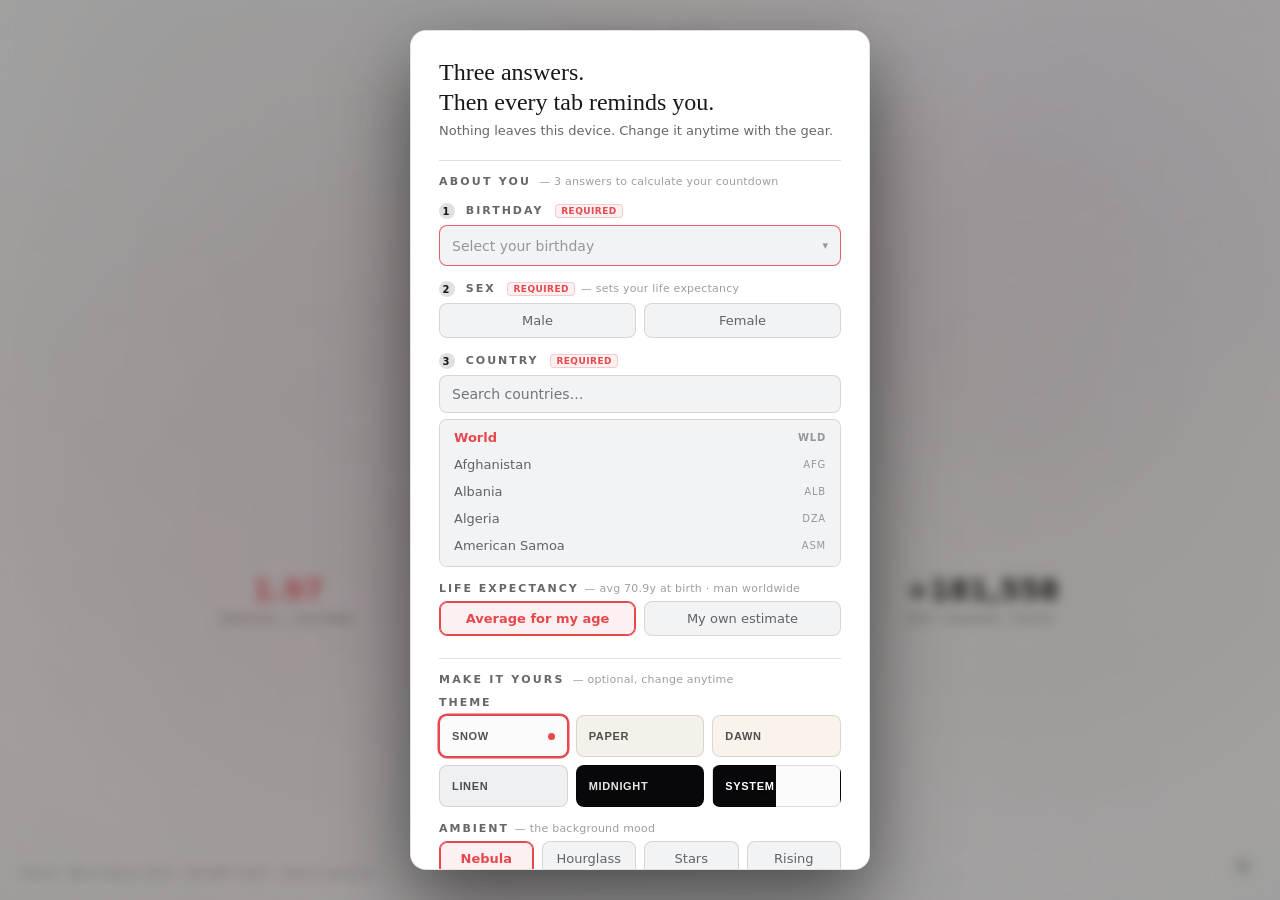
<file: newtab.html>
<!doctype html>
<html lang="en">
<head>
  <meta charset="utf-8">
  <meta name="viewport" content="width=device-width, initial-scale=1">
  <meta name="theme-color" id="theme-color-meta" content="#fbfbfc">
  <title>New Tab — Memento</title>
  <link rel="stylesheet" href="css/newtab.css">
</head>
<body data-theme="snow">
  <div class="bgimg" id="bgimg" aria-hidden="true"></div>
  <canvas id="ambient" aria-hidden="true"></canvas>
  <div class="grain" aria-hidden="true"></div>

  <main class="page" id="page">
    <p class="brand">MEMENTO&nbsp;MORI</p>

    <nav class="shortcuts" id="shortcuts" aria-label="Shortcuts">
      <div class="sc-row" id="sc-row"></div>
      <div class="sc-pop" id="sc-pop" hidden>
        <label class="sc-lab" for="sc-name">Name</label>
        <input type="text" id="sc-name" class="field" placeholder="e.g. GitHub"
               autocomplete="off" spellcheck="false" maxlength="24">
        <label class="sc-lab" for="sc-url">URL</label>
        <input type="text" id="sc-url" class="field" placeholder="e.g. github.com"
               autocomplete="off" spellcheck="false">
        <p class="sc-err" id="sc-err" role="alert"></p>
        <div class="sc-pop-btns">
          <button type="button" class="btn-ghost" id="sc-cancel">Cancel</button>
          <button type="button" class="save sc-save" id="sc-save">Add</button>
        </div>
      </div>
    </nav>

    <section class="hero" id="hero">
      <div class="count">
        <span class="days num" id="days-left">—</span>
        <span class="days-label" id="days-label">days left</span>
      </div>
      <div class="hms num" id="hms">--:--:--</div>
      <p class="le-note" id="le-note"></p>
      <div class="daybar" id="daybar" hidden>
        <div class="daybar-track" title="Share of today already spent">
          <div class="daybar-fill" id="daybar-fill"></div>
        </div>
        <p class="daybar-label" id="daybar-label">today · 0% spent</p>
      </div>
      <p class="oneliner" id="oneliner"></p>
    </section>

    <section class="lived" id="lived" hidden>
      <p class="lived-line">
        <span class="num" id="alt-days"></span><span class="dot" id="alt-dot">·</span><span class="num" id="days-lived">0</span> days lived
        <span class="dot">·</span>
        <span class="num" id="secs-lived">0</span> seconds
      </p>
      <div class="progress" title="Share of your expected life already lived">
        <div class="progress-fill" id="progress-fill"></div>
      </div>
    </section>

    <section class="rates-block">
      <div class="rates-scope">
        <button type="button" class="scope-pill" id="scope-btn" title="Switch these numbers between your country and the world"></button>
      </div>
      <section class="rates" id="rates">
        <div class="rate">
          <span class="rate-value num red" id="deaths-sec">—</span>
          <span class="rate-label">deaths / second</span>
        </div>
        <div class="rate">
          <span class="rate-value num" id="births-today">—</span>
          <span class="rate-label">births today</span>
        </div>
        <div class="rate">
          <span class="rate-value num red" id="deaths-today">—</span>
          <span class="rate-label">deaths today</span>
        </div>
        <div class="rate">
          <span class="rate-value num" id="net-today">—</span>
          <span class="rate-label">net change today</span>
        </div>
      </section>
    </section>
  </main>

  <p class="badge" id="data-badge">World Bank · loading…</p>
  <button class="gear" id="gear" title="Settings" aria-label="Settings">&#9881;</button>

  <div class="backdrop" id="modal-backdrop" hidden>
    <div class="modal" role="dialog" aria-modal="true" aria-labelledby="modal-title">
      <button type="button" class="modal-close" id="modal-close" title="Close" aria-label="Close settings" hidden>&#10005;</button>
      <h1 id="modal-title">Three answers.<br>Then every tab reminds you.</h1>
      <p class="modal-sub">Nothing leaves this device. Change it anytime with the gear.</p>

      <h2 class="section-title">About you <span class="hint">— 3 answers to calculate your countdown</span></h2>
      <label class="field-label" for="f-birthday"><span class="step-num">1</span> Birthday <span class="req-badge">Required</span></label>
      <div class="cal-wrap" id="cal-wrap">
        <button type="button" class="field cal-field placeholder" id="f-birthday">Select your birthday</button>
        <div class="cal" id="cal" hidden>
          <div class="cal-head" id="cal-head">
            <button type="button" class="cal-nav wide" id="cal-prevy" title="Previous year">&#171;</button>
            <button type="button" class="cal-nav" id="cal-prev" title="Previous month">&#8249;</button>
            <span class="cal-title" id="cal-title">
              <button type="button" class="cal-title-btn" id="cal-title-m" title="Pick the month from a list"></button>
              <button type="button" class="cal-title-btn" id="cal-title-y" title="Pick the year from a list"></button>
            </span>
            <button type="button" class="cal-nav" id="cal-next" title="Next month">&#8250;</button>
            <button type="button" class="cal-nav wide" id="cal-nexty" title="Next year">&#187;</button>
          </div>
          <div class="cal-head" id="cal-pick-head" hidden>
            <button type="button" class="cal-nav" id="cal-pick-back" title="Back to the month grid">&#8249;</button>
            <span class="cal-title" id="cal-pick-title"></span>
          </div>
          <div class="cal-grid cal-week" id="cal-week">
            <span>Su</span><span>Mo</span><span>Tu</span><span>We</span><span>Th</span><span>Fr</span><span>Sa</span>
          </div>
          <div class="cal-grid" id="cal-days"></div>
          <div class="cal-picker cal-months" id="cal-months" hidden></div>
          <div class="cal-picker cal-years" id="cal-years" hidden></div>
        </div>
      </div>

      <span class="field-label"><span class="step-num">2</span> Sex <span class="req-badge">Required</span> <span class="hint">— sets your life expectancy</span></span>
      <div class="segmented" id="f-sex">
        <button type="button" data-sex="male">Male</button>
        <button type="button" data-sex="female">Female</button>
      </div>

      <label class="field-label" for="f-country"><span class="step-num">3</span> Country <span class="req-badge">Required</span></label>
      <input type="text" id="f-country" class="field" placeholder="Search countries…" autocomplete="off" spellcheck="false">
      <ul class="country-list" id="country-list" role="listbox" aria-label="Country"></ul>

      <span class="field-label">Life expectancy <span class="hint" id="le-auto-hint"></span></span>
      <div class="segmented" id="f-le">
        <button type="button" data-le="auto">Average for my age</button>
        <button type="button" data-le="custom">My own estimate</button>
      </div>
      <input type="number" id="f-le-years" class="field le-input" min="20" max="120" step="0.5"
             inputmode="decimal" placeholder="e.g. 80" hidden>

      <h2 class="section-title">Make it yours <span class="hint">— optional, change anytime</span></h2>

      <span class="field-label" style="margin-top:10px">Theme</span>
      <div class="swatches" id="f-theme">
        <button type="button" data-theme-swatch="snow" title="Snow — clean light"><span class="swatch-name">Snow</span></button>
        <button type="button" data-theme-swatch="paper" title="Paper — warm ivory light"><span class="swatch-name">Paper</span></button>
        <button type="button" data-theme-swatch="dawn" title="Dawn — soft peach light"><span class="swatch-name">Dawn</span></button>
        <button type="button" data-theme-swatch="linen" title="Linen — cool gray-blue light"><span class="swatch-name">Linen</span></button>
        <button type="button" data-theme-swatch="midnight" title="Midnight — near-black dark"><span class="swatch-name">Midnight</span></button>
        <button type="button" data-theme-swatch="system" title="System — follows your device's light or dark mode"><span class="swatch-name">System</span></button>
      </div>

      <span class="field-label">Ambient <span class="hint">— the background mood</span></span>
      <div class="segmented wrap" id="f-ambient">
        <button type="button" data-ambient="nebula" title="Nebula — luminous clouds drifting across the whole screen">Nebula</button>
        <button type="button" data-ambient="hourglass" title="Hourglass — the day drains away as falling red sand">Hourglass</button>
        <button type="button" data-ambient="stars" title="Stars — a drifting starfield that leans with your cursor">Stars</button>
        <button type="button" data-ambient="tide" title="The Rising — a dark tide rises through the day">Rising</button>
        <button type="button" data-ambient="embers" title="Embers — a slow drift of glowing embers and falling ash">Embers</button>
        <button type="button" data-ambient="pulse" title="Last pulse — a heartbeat trace that occasionally flatlines">Pulse</button>
        <button type="button" data-ambient="none" title="Still — no animation">None</button>
      </div>

      <span class="field-label">Big number <span class="hint">— what the hero counts</span></span>
      <div class="segmented" id="f-hero">
        <button type="button" data-hero="days-left">Days left</button>
        <button type="button" data-hero="deaths-country">Country deaths</button>
        <button type="button" data-hero="deaths-world">World deaths</button>
      </div>

      <div class="field-row-2">
        <div class="field-col">
          <span class="field-label">Bottom numbers <span class="hint">— scope</span></span>
          <div class="segmented" id="f-scope">
            <button type="button" data-scope="country">My country</button>
            <button type="button" data-scope="world">World</button>
          </div>
        </div>
        <div class="field-col">
          <span class="field-label">Day bar <span class="hint">— live bar</span></span>
          <div class="segmented" id="f-daybar">
            <button type="button" data-daybar="on">Show</button>
            <button type="button" data-daybar="off">Hide</button>
          </div>
        </div>
      </div>

      <span class="field-label">Background image</span>
      <div class="bg-row">
        <button type="button" class="field" id="f-bg-upload">Upload from this device…</button>
        <button type="button" class="btn-ghost" id="f-bg-remove" hidden>Remove</button>
      </div>
      <input type="file" id="f-bg-file" accept="image/*" hidden>

      <button class="save" id="save" disabled>Start counting</button>
      <p class="save-hint" id="save-hint">Complete the 3 required answers above to begin.</p>
      <p class="fineprint">UN life tables &amp; World Bank rates · approximate — a warning sign, not a diagnosis.</p>
    </div>
  </div>

  <script src="js/stats.js"></script>
  <script src="js/baseline.js"></script>
  <script src="js/lifetables.js"></script>
  <script src="js/api.js"></script>
  <script src="js/ambient.js"></script>
  <script src="js/app.js"></script>
</body>
</html>
</file>
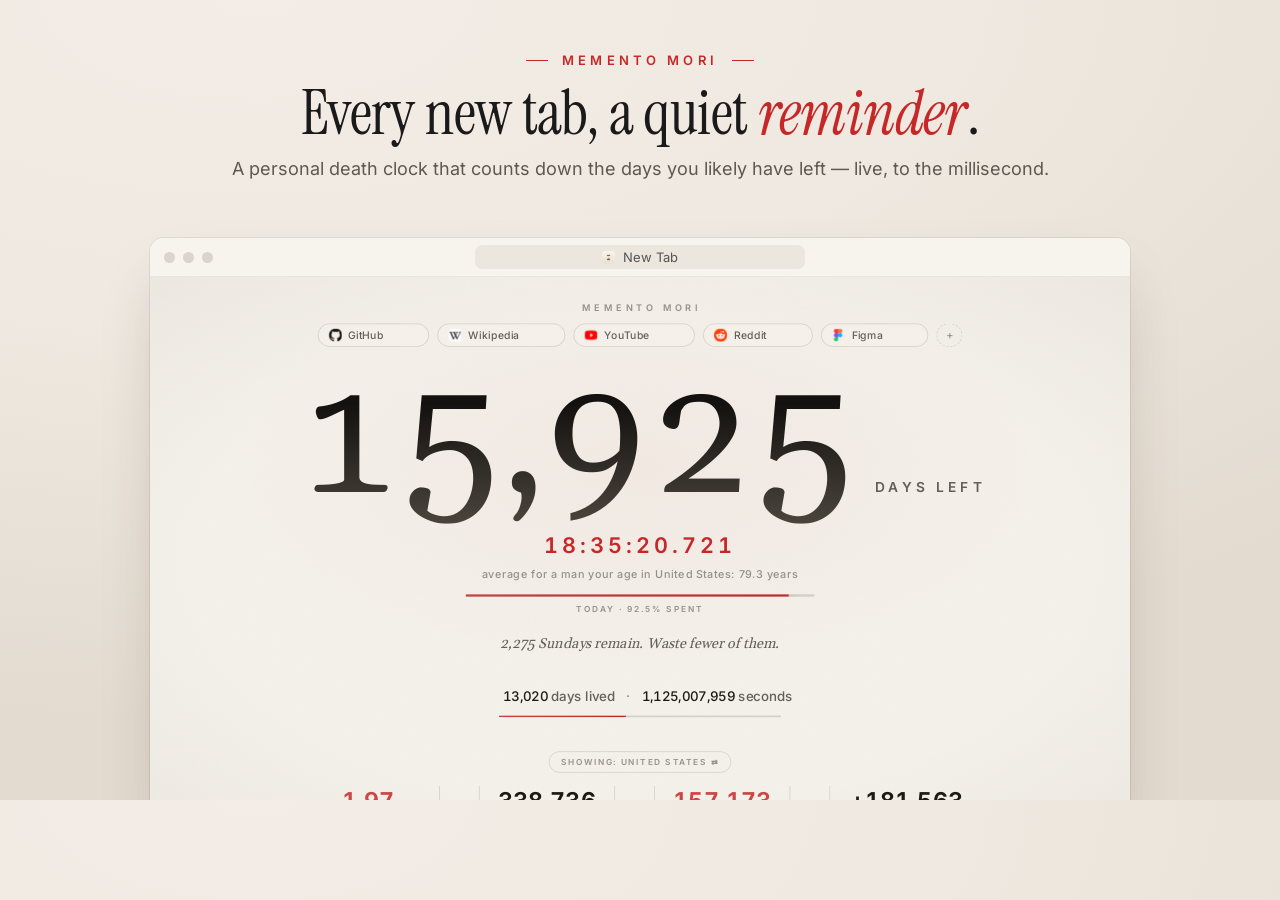
<file: tools/store/listing.html>
<!doctype html>
<!--
  Template for the Chrome Web Store screenshots, store/listing/0N-*.png.
  ?n=1..5 picks the layout. Shots 1, 2 and 4 frame the real newtab.html in
  an iframe; 3 and 5 show crops of the real settings modal
  (site/assets/customize.webp, tools/store/setup.webp). Shortcut favicons
  and the site's fonts are injected by tools/store/decorate.js.
  Regenerate with: node tools/screenshots.js
-->
<html lang="en">
<head>
<meta charset="utf-8">
<style>
  @font-face { font-family: 'Instrument Serif'; src: url(../../site/fonts/instrument-serif.woff2) format('woff2'); }
  @font-face { font-family: 'Instrument Serif'; font-style: italic; src: url(../../site/fonts/instrument-serif-italic.woff2) format('woff2'); }
  @font-face { font-family: 'Inter'; src: url(../../site/fonts/inter.woff2) format('woff2'); font-weight: 100 900; }
  :root { --ink: #1a1a1a; --muted: #5d5850; --red: #c62828; }
  html, body { margin: 0; width: 1280px; height: 800px; overflow: hidden; }
  body {
    position: relative;
    background: radial-gradient(120% 90% at 20% 0%, #f4ece6 0%, #efe9e1 45%, #e3dbd0 100%);
    font-family: Inter, system-ui, sans-serif;
    color: var(--ink);
  }
  .eyebrow { display: flex; align-items: center; gap: 14px; color: var(--red);
    font-size: 13px; font-weight: 600; letter-spacing: .32em; text-transform: uppercase; }
  .eyebrow::before, .center .eyebrow::after { content: ''; width: 22px; height: 1px; background: var(--red); }
  h1 { font-family: 'Instrument Serif', Georgia, serif; font-weight: 400;
    font-size: 66px; line-height: 1.02; letter-spacing: -.01em; margin: 18px 0 16px; }
  h1 em { color: var(--red); }
  .sub { color: var(--muted); font-size: 18px; line-height: 1.55; margin: 0 0 30px; }
  ul { list-style: none; margin: 0; padding: 0; display: grid; gap: 20px; }
  li { display: grid; grid-template-columns: 20px 1fr; column-gap: 10px; }
  li::before { content: ''; width: 14px; height: 14px; margin-top: 3px; border-radius: 50%;
    border: 1.5px solid var(--red);
    background: radial-gradient(circle, var(--red) 0 2.5px, transparent 3px); }
  b { font-size: 17px; font-weight: 600; }
  li span { grid-column: 2; color: var(--muted); font-size: 15px; line-height: 1.45; margin-top: 4px; }

  .center { position: absolute; left: 0; right: 0; top: 52px; text-align: center; }
  .center .eyebrow { justify-content: center; }
  .center h1 { font-size: 62px; margin: 14px 0 10px; }
  .center .sub { margin: 0; }
  .side { position: absolute; left: 72px; top: 50%; transform: translateY(-50%); width: 470px; }

  .shadow { box-shadow: 0 1px 0 rgba(0,0,0,.04), 0 30px 60px -20px rgba(60,40,20,.28), 0 0 0 1px rgba(0,0,0,.07); }
  .browser { position: absolute; overflow: hidden; border-radius: 14px; background: #f3efe8; }
  .browser .bar { height: 38px; display: flex; align-items: center; gap: 8px; padding: 0 14px;
    background: #f7f4ee; border-bottom: 1px solid rgba(0,0,0,.06); position: relative; }
  .browser .bar i { width: 11px; height: 11px; border-radius: 50%; background: #d9d4cc; }
  .browser .tab { position: absolute; left: 50%; transform: translateX(-50%); width: 330px; height: 24px;
    border-radius: 7px; background: #ebe6de; display: flex; align-items: center; justify-content: center;
    gap: 8px; font-size: 13px; color: #555; }
  .browser .tab img { width: 13px; height: 13px; }
  .browser iframe { display: block; border: 0; transform-origin: 0 0; }
  .card { position: absolute; border-radius: 18px; background: #fdfcf8 center / 100% auto no-repeat; }
</style>
</head>
<body>
<script src="decorate.js"></script>
<script>
  var n = Number(new URLSearchParams(location.search).get('n')) || 1;
  var NEWTAB = '../../newtab.html';
  var SHORTCUTS = 'GitHub|github.com,Wikipedia|wikipedia.org,YouTube|youtube.com,Reddit|reddit.com,Figma|figma.com';
  var ME = 'birthday=1991-04-12&sex=male&country=USA&theme=paper';

  function bullets(items) {
    return '<ul>' + items.map(function (it) {
      return '<li><b>' + it[0] + '</b><span>' + it[1] + '</span></li>';
    }).join('') + '</ul>';
  }

  // A browser window around the live new tab. w/h are the frame's size on the
  // canvas; vw/vh are the page's own viewport (scaled to fit the frame's
  // width; a taller page is cropped by the frame, as if scrolled to the top).
  function browser(opts) {
    var scale = opts.w / opts.vw;
    var bar = opts.bar === false ? '' :
      '<div class="bar"><i></i><i></i><i></i><div class="tab"><img src="../../icons/icon16.png" alt="">New Tab</div></div>';
    var barH = opts.bar === false ? 0 : 38;
    var vh = opts.vh || Math.ceil((opts.h - barH) / scale);
    return '<div class="browser shadow" style="left:' + opts.x + 'px;top:' + opts.y + 'px;width:' + opts.w +
      'px;height:' + opts.h + 'px">' + bar + '<iframe id="tab" src="' + NEWTAB + '?' + opts.q +
      '" style="width:' + opts.vw + 'px;height:' + vh + 'px;transform:scale(' + scale + ')"></iframe></div>';
  }

  var html = {
    1: '<div class="center"><div class="eyebrow">Memento mori</div>' +
       '<h1>Every new tab, a quiet <em>reminder</em>.</h1>' +
       '<p class="sub">A personal death clock that counts down the days you likely have left — live, to the millisecond.</p></div>' +
       browser({ x: 150, y: 238, w: 980, h: 600, vw: 1180, vh: 820, q: ME + '&ambient=none&shortcuts=' + SHORTCUTS }),
    2: '<div class="side" style="width:400px"><div class="eyebrow">Real-time death rate</div>' +
       '<h1>The world’s pulse,<br><em>live</em>.</h1>' +
       '<p class="sub">Births, deaths and net population change since midnight — ticking up in real time.</p>' +
       bullets([
         ['≈ 2 deaths every second', 'Worldwide, extrapolated from World Bank crude rates'],
         ['Your country or the world', '217 countries — switch with a single click'],
         ['Make it the big number', 'Put today’s deaths front and center instead of your days left'],
       ]) + '</div>' +
       browser({ x: 506, y: 96, w: 860, h: 600, vw: 1180, vh: 800, q: ME + '&ambient=pulse&hero=deaths-world&scope=world' }),
    3: '<div class="card shadow" style="left:104px;top:98px;width:460px;height:604px;background-image:url(../../site/assets/customize.webp)"></div>' +
       '<div class="side" style="left:656px;width:560px"><div class="eyebrow">Customize</div>' +
       '<h1 style="font-size:74px">Make it <em>yours</em>.</h1>' +
       '<p class="sub">Every option previews live — dismiss and it reverts.</p>' +
       bullets([
         ['Five themes, or follow your system', 'Snow, Paper, Dawn, Linen and Midnight'],
         ['Ambient moods', 'Drifting nebula, falling sand, stars, a rising tide, embers or a heartbeat'],
         ['Choose the big number', 'Days left, deaths in your country, or deaths worldwide'],
         ['Your own background', 'Any photo from your device — resized and kept locally'],
       ]) + '</div>',
    4: '<div class="center"><div class="eyebrow">Shortcuts</div>' +
       '<h1>Your favorite sites, <em>one click</em> away.</h1>' +
       '<p class="sub">Pin up to 12 shortcuts under the countdown — icons from Chrome’s own cache, the sites are never contacted.</p></div>' +
       browser({ x: 70, y: 238, w: 1140, h: 518, vw: 912, vh: 760, bar: false, q: ME + '&ambient=none&shortcuts=' + SHORTCUTS }),
    5: '<div class="side" style="width:560px"><div class="eyebrow">Private by design</div>' +
       '<h1>Three answers.<br><em>That’s the whole setup.</em></h1>' +
       '<p class="sub">Birthday, sex and country set your life expectancy — the average for someone your age — or use your own estimate.</p>' +
       bullets([
         ['Nothing leaves your device', 'Stored locally in Chrome — no account, no sign-up, no tracking'],
         ['Open data, works offline', 'UN life tables built in; World Bank rates cached for a week'],
         ['Approximate by design', 'A warning sign, not a diagnosis'],
       ]) + '</div>' +
       '<div class="card shadow" style="left:690px;top:50%;transform:translateY(-50%);width:460px;overflow:hidden">' +
       '<img src="setup.webp" alt="" style="display:block;width:100%"></div>',
  }[n];
  document.write(html);

  // Inside the framed new tab: favicons and the site's fonts (decorate.js)
  // and, for shot 4, the add-shortcut popover mid-entry.
  var frame = document.getElementById('tab');
  window.ready = !frame;
  if (frame) frame.addEventListener('load', function () {
    var w = frame.contentWindow, d = frame.contentDocument;
    setTimeout(async function () {
      await window.MementoDecorate(d, { fonts: true });
      if (n === 4) {
        d.querySelector('.sc-add').click();
        d.getElementById('sc-name').value = 'Hacker News';
        var url = d.getElementById('sc-url');
        url.value = 'news.ycombinator.com';
        url.focus();
      }
      setTimeout(function () { window.ready = true; }, 300);
    }, 400);
  });
</script>
</body>
</html>
</file>
<file: css/newtab.css>
/* Memento — themeable, vignette + grain, red accent on the countdown.
   Themes (body[data-theme]): snow (default, light) · paper · dawn · linen · midnight (dark).
   The "system" picker value resolves to snow or midnight from prefers-color-scheme (app.js). */

/* ---------- themes ---------- */

:root,
body[data-theme='snow'] {
  color-scheme: light;
  --bg: #fbfbfc;
  --bone: #17181b;
  --dim: rgba(23, 24, 27, 0.66);
  --faint: rgba(23, 24, 27, 0.42);
  --red: #e5484d;
  --red-soft: rgba(229, 72, 77, 0.85);
  --hairline: rgba(0, 0, 0, 0.12);
  --card: #ffffff;
  --field: #f2f3f5;
  --hero-top: #17181b;
  --hero-bot: #55575e;
  --vignette: rgba(120, 124, 135, 0.16);
  --ambient: rgba(229, 72, 77, 0.035);
  --grain-op: 0.03;
  --scrim: rgba(251, 251, 252, 0.55);
}

body[data-theme='paper'] {
  color-scheme: light;
  --bg: #f4f1ea;
  --bone: #1d1a16;
  --dim: rgba(29, 26, 22, 0.68);
  --faint: rgba(29, 26, 22, 0.44);
  --red: #c62828;
  --red-soft: rgba(198, 40, 40, 0.85);
  --hairline: rgba(0, 0, 0, 0.13);
  --card: #fffdf7;
  --field: #faf7f0;
  --hero-top: #141210;
  --hero-bot: #4a443c;
  --vignette: rgba(120, 110, 95, 0.18);
  --ambient: rgba(198, 40, 40, 0.04);
  --grain-op: 0.035;
  --scrim: rgba(246, 243, 236, 0.55);
}

body[data-theme='dawn'] {
  color-scheme: light;
  --bg: #faf3ec;
  --bone: #2b2018;
  --dim: rgba(43, 32, 24, 0.66);
  --faint: rgba(43, 32, 24, 0.42);
  --red: #d9453b;
  --red-soft: rgba(217, 69, 59, 0.85);
  --hairline: rgba(66, 44, 26, 0.14);
  --card: #fff9f3;
  --field: #f8efe6;
  --hero-top: #2b2018;
  --hero-bot: #6b5645;
  --vignette: rgba(150, 120, 95, 0.16);
  --ambient: rgba(217, 69, 59, 0.04);
  --grain-op: 0.03;
  --scrim: rgba(250, 243, 236, 0.55);
}

body[data-theme='linen'] {
  color-scheme: light;
  --bg: #eef0f4;
  --bone: #1e2430;
  --dim: rgba(30, 36, 48, 0.66);
  --faint: rgba(30, 36, 48, 0.42);
  --red: #d63a3f;
  --red-soft: rgba(214, 58, 63, 0.85);
  --hairline: rgba(20, 30, 50, 0.13);
  --card: #f9fafc;
  --field: #e9ecf1;
  --hero-top: #1e2430;
  --hero-bot: #57617a;
  --vignette: rgba(110, 122, 148, 0.16);
  --ambient: rgba(214, 58, 63, 0.04);
  --grain-op: 0.03;
  --scrim: rgba(238, 240, 244, 0.55);
}

body[data-theme='midnight'] {
  color-scheme: dark;
  --bg: #08080a;
  --bone: #f2eee9;
  --dim: rgba(242, 238, 233, 0.62);
  --faint: rgba(242, 238, 233, 0.38);
  --red: #e5484d;
  --red-soft: rgba(229, 72, 77, 0.8);
  --hairline: rgba(255, 255, 255, 0.09);
  --card: #101014;
  --field: #0c0c0f;
  --hero-top: #ffffff;
  --hero-bot: #c9c4bc;
  --vignette: rgba(0, 0, 0, 0.62);
  --ambient: rgba(229, 72, 77, 0.07);
  --grain-op: 0.05;
  --scrim: rgba(5, 5, 8, 0.55);
}

/* ---------- base ---------- */

* { box-sizing: border-box; }

html, body {
  margin: 0;
  height: 100%;
  background: var(--bg);
  color: var(--bone);
  font-family: system-ui, -apple-system, 'Segoe UI', Roboto, Helvetica, Arial, sans-serif;
  overflow: hidden;
  -webkit-font-smoothing: antialiased;
  -moz-osx-font-smoothing: grayscale;
  text-rendering: optimizeLegibility;
  transition: background 0.35s ease, color 0.35s ease;
}

/* Motion-sensitive users get instant switches; ambient.js also goes still. */
@media (prefers-reduced-motion: reduce) {
  html, body { transition: none; }
  .grain { animation: none; }
}

.num { font-variant-numeric: tabular-nums; }

/* ---------- atmosphere: background image, vignette, grain ---------- */

.bgimg {
  position: fixed;
  inset: 0;
  z-index: 0;
  background-size: cover;
  background-position: center;
}

body.hasbg .bgimg::after {
  content: '';
  position: absolute;
  inset: 0;
  background: var(--scrim);
}

/* ambient.js draws here: above a background photo, below the vignette/grain */
#ambient {
  position: fixed;
  inset: 0;
  z-index: 0;
  width: 100%;
  height: 100%;
  pointer-events: none;
}

body::before {
  content: '';
  position: fixed;
  inset: 0;
  background:
    radial-gradient(60% 42% at 50% 28%, var(--ambient), transparent 70%),
    radial-gradient(120% 95% at 50% 42%, transparent 38%, var(--vignette) 100%);
  pointer-events: none;
  z-index: 1;
}

.grain {
  position: fixed;
  inset: -60px;
  background-image: url("data:image/svg+xml,%3Csvg xmlns='http://www.w3.org/2000/svg' width='240' height='240'%3E%3Cfilter id='g'%3E%3CfeTurbulence type='fractalNoise' baseFrequency='0.8' numOctaves='2' stitchTiles='stitch'/%3E%3C/filter%3E%3Crect width='240' height='240' filter='url(%23g)'/%3E%3C/svg%3E");
  opacity: var(--grain-op);
  pointer-events: none;
  z-index: 2;
  animation: grain 7s steps(8) infinite;
}

@keyframes grain {
  0%   { transform: translate(0, 0); }
  12%  { transform: translate(-24px, 14px); }
  25%  { transform: translate(18px, -22px); }
  37%  { transform: translate(-30px, -8px); }
  50%  { transform: translate(22px, 26px); }
  62%  { transform: translate(-12px, -28px); }
  75%  { transform: translate(28px, 10px); }
  87%  { transform: translate(-20px, 20px); }
  100% { transform: translate(0, 0); }
}

/* ---------- page ---------- */

.page {
  position: relative;
  z-index: 3;
  min-height: 100vh;
  display: flex;
  flex-direction: column;
  align-items: center;
  justify-content: center;
  gap: clamp(28px, 5vh, 56px);
  padding: 48px 24px 96px;
}

.brand {
  position: absolute;
  top: 30px;
  left: 0;
  right: 0;
  margin: 0;
  text-align: center;
  font-size: 11px;
  font-weight: 600;
  letter-spacing: 0.42em;
  text-indent: 0.42em;
  color: var(--faint);
}

/* ---------- shortcut chips under the brand ---------- */

.shortcuts {
  position: absolute;
  top: 56px;
  left: 0;
  right: 0;
  z-index: 4;
  display: flex;
  justify-content: center;
}

.sc-row {
  display: flex;
  flex-wrap: wrap;
  justify-content: center;
  gap: 10px;
  max-width: min(920px, 90vw);
}

.sc-chip {
  display: inline-flex;
  align-items: center;
  gap: 6px;
  padding: 5px 8px 5px 12px;
  background: var(--scrim);
  border: 1px solid var(--hairline);
  border-radius: 999px;
  transition: border-color 0.2s ease;
}

.sc-chip:hover, .sc-chip:focus-within { border-color: var(--red-soft); }

.sc-link {
  display: inline-flex;
  align-items: center;
  gap: 8px;
  color: var(--dim);
  text-decoration: none;
  font-size: 12.5px;
  font-weight: 500;
  letter-spacing: 0.02em;
  transition: color 0.2s ease;
}

.sc-chip:hover .sc-link { color: var(--bone); }

.sc-ico, .sc-letter {
  width: 16px;
  height: 16px;
  border-radius: 4px;
  flex: none;
}

.sc-ico { display: block; }
.sc-ico[hidden] { display: none; }

.sc-letter {
  display: inline-flex;
  align-items: center;
  justify-content: center;
  background: var(--hairline);
  color: var(--bone);
  font-size: 10px;
  font-weight: 700;
  text-transform: uppercase;
}
.sc-letter[hidden] { display: none; }

.sc-edit, .sc-x {
  padding: 2px 4px;
  border: none;
  background: none;
  color: var(--faint);
  font-size: 11px;
  line-height: 1;
  cursor: pointer;
  opacity: 0;
  transition: opacity 0.15s ease, color 0.15s ease;
}

.sc-chip:hover .sc-edit, .sc-chip:focus-within .sc-edit,
.sc-chip:hover .sc-x, .sc-chip:focus-within .sc-x { opacity: 1; }

.sc-edit:hover, .sc-x:hover { color: var(--red); }

.sc-add {
  display: inline-flex;
  align-items: center;
  justify-content: center;
  min-width: 30px;
  padding: 5px 10px;
  background: none;
  border: 1px dashed var(--hairline);
  border-radius: 999px;
  color: var(--faint);
  font-size: 14px;
  line-height: 1;
  font-family: inherit;
  cursor: pointer;
  transition: color 0.2s ease, border-color 0.2s ease;
}

.sc-add:hover { color: var(--dim); border-color: var(--red-soft); }
.sc-add[hidden] { display: none; }

/* add/edit popover, anchored under the row */
.sc-pop {
  position: absolute;
  top: calc(100% + 12px);
  left: 50%;
  transform: translateX(-50%);
  z-index: 6;
  display: flex;
  flex-direction: column;
  gap: 7px;
  width: min(300px, calc(100vw - 40px));
  padding: 16px;
  background: var(--card);
  border: 1px solid var(--hairline);
  border-radius: 10px;
  box-shadow: 0 18px 44px rgba(0, 0, 0, 0.45);
}

.sc-pop[hidden] { display: none; }

.sc-lab {
  font-size: 10px;
  font-weight: 600;
  text-transform: uppercase;
  letter-spacing: 0.18em;
  color: var(--dim);
  margin: 3px 0 0;
}

.sc-err {
  margin: 0;
  font-size: 12px;
  color: var(--red-soft);
}
.sc-err:empty { display: none; }

.sc-pop-btns { display: flex; gap: 8px; margin-top: 6px; }

.sc-pop-btns .btn-ghost { flex: 1; padding: 10px 0; }
.sc-pop-btns .save { flex: 1; margin-top: 0; padding: 10px 0; }

/* ---------- hero: the big number ---------- */

.hero { text-align: center; }

.count {
  display: flex;
  align-items: baseline;
  justify-content: center;
  gap: clamp(14px, 2vw, 26px);
  flex-wrap: wrap;
}

.days {
  font-family: Georgia, 'Times New Roman', serif;
  font-weight: 400;
  font-size: clamp(96px, 17vw, 210px);
  line-height: 0.95;
  letter-spacing: -0.015em;
  background: linear-gradient(180deg, var(--hero-top) 25%, var(--hero-bot) 100%);
  -webkit-background-clip: text;
  background-clip: text;
  color: transparent;
}

.days.longnum { font-size: clamp(56px, 10.5vw, 138px); }

.days-label {
  font-size: clamp(13px, 1.4vw, 17px);
  font-weight: 600;
  text-transform: uppercase;
  letter-spacing: 0.3em;
  color: var(--dim);
}

.hms {
  margin-top: 10px;
  font-size: clamp(18px, 2.2vw, 27px);
  font-weight: 600;
  letter-spacing: 0.18em;
  color: var(--red);
  text-shadow: 0 0 22px var(--ambient);
}

.hms.bonus { color: var(--dim); text-shadow: none; letter-spacing: 0.08em; font-size: clamp(14px, 1.6vw, 19px); }

/* what the countdown is based on: the World Bank average, or your own estimate */
.le-note {
  margin: 12px auto 0;
  font-size: clamp(11px, 1.2vw, 13px);
  font-weight: 500;
  letter-spacing: 0.06em;
  color: var(--faint);
}
.le-note:empty { display: none; }

/* urgency bar: the local day draining from midnight to midnight */
.daybar {
  margin: 16px auto 0;
  width: min(420px, 70vw);
  text-align: center;
}

.daybar[hidden] { display: none; }

.daybar-track {
  height: 3px;
  background: var(--hairline);
  border-radius: 2px;
  overflow: hidden;
}

.daybar-fill {
  height: 100%;
  width: 0%;
  background: linear-gradient(90deg, var(--red-soft), var(--red));
  box-shadow: 0 0 10px var(--red-soft);
}

.daybar-label {
  margin: 8px 0 0;
  font-size: 10px;
  font-weight: 600;
  text-transform: uppercase;
  letter-spacing: 0.22em;
  color: var(--faint);
}

.oneliner {
  margin: 26px auto 0;
  max-width: 46ch;
  font-family: Georgia, 'Times New Roman', serif;
  font-style: italic;
  font-size: clamp(14px, 1.5vw, 17px);
  color: var(--dim);
}

/* ---------- secondary line: days left / lived ---------- */

.lived { text-align: center; }

.lived-line {
  margin: 0;
  font-size: clamp(13px, 1.4vw, 16px);
  font-weight: 500;
  color: var(--dim);
}

.lived-line .num { color: var(--bone); }
.lived-line .dot { color: var(--faint); margin: 0 0.6em; }

.progress {
  width: min(340px, 60vw);
  height: 2px;
  margin: 14px auto 0;
  background: var(--hairline);
  border-radius: 1px;
  overflow: hidden;
}

.progress-fill {
  height: 100%;
  width: 0%;
  background: linear-gradient(90deg, var(--red-soft), var(--red));
  transition: width 1.2s ease;
}

/* ---------- real-time death-rate row ---------- */

.rates-block {
  display: flex;
  flex-direction: column;
  align-items: center;
  gap: 16px;
}

.rates-scope { line-height: 1; }

.scope-pill {
  display: inline-flex;
  align-items: center;
  gap: 7px;
  padding: 6px 14px;
  background: none;
  border: 1px solid var(--hairline);
  border-radius: 999px;
  color: var(--faint);
  font-size: 10px;
  font-weight: 600;
  text-transform: uppercase;
  letter-spacing: 0.18em;
  font-family: inherit;
  cursor: pointer;
  transition: color 0.2s ease, border-color 0.2s ease;
}

.scope-pill:hover { color: var(--dim); border-color: var(--red-soft); }

.rates {
  display: flex;
  align-items: stretch;
  gap: clamp(22px, 4vw, 56px);
  flex-wrap: wrap;
  justify-content: center;
}

.rate {
  display: flex;
  flex-direction: column;
  align-items: center;
  gap: 7px;
  padding: 0 clamp(10px, 2vw, 22px);
  border-left: 1px solid var(--hairline);
  border-right: 1px solid var(--hairline);
}

.rate:first-child { border-left: none; }
.rate:last-child { border-right: none; }

.rate-value {
  font-size: clamp(20px, 2.4vw, 28px);
  font-weight: 650;
  letter-spacing: 0.01em;
}

.rate-value.red { color: var(--red-soft); }

.rate-label {
  font-size: 10px;
  font-weight: 600;
  text-transform: uppercase;
  letter-spacing: 0.22em;
  color: var(--faint);
}

/* ---------- chrome around the edges ---------- */

.badge {
  position: fixed;
  left: 22px;
  bottom: 20px;
  margin: 0;
  font-size: 11px;
  font-weight: 500;
  letter-spacing: 0.06em;
  color: var(--faint);
  z-index: 4;
}

.gear {
  position: fixed;
  right: 20px;
  bottom: 16px;
  z-index: 4;
  background: none;
  border: none;
  cursor: pointer;
  font-size: 20px;
  line-height: 1;
  color: var(--faint);
  padding: 8px;
  border-radius: 8px;
  transition: color 0.25s ease, transform 0.25s ease;
}

.gear:hover { color: var(--dim); transform: rotate(45deg); }

/* ---------- first-run / settings modal ---------- */

.backdrop {
  position: fixed;
  inset: 0;
  z-index: 10;
  display: flex;
  align-items: center;
  justify-content: center;
  background: rgba(35, 32, 28, 0.38);
  backdrop-filter: blur(6px);
  -webkit-backdrop-filter: blur(6px);
}

body[data-theme='midnight'] .backdrop { background: rgba(0, 0, 0, 0.72); }

.backdrop[hidden] { display: none; }

.modal {
  position: relative;
  width: min(460px, calc(100vw - 40px));
  max-height: calc(100vh - 60px);
  overflow-y: auto;
  background: var(--card);
  border: 1px solid var(--hairline);
  border-radius: 16px;
  padding: 26px 28px 20px;
  box-shadow: 0 30px 80px rgba(0, 0, 0, 0.55);
}

.modal-close {
  position: absolute;
  top: 12px;
  right: 12px;
  width: 30px;
  height: 30px;
  display: flex;
  align-items: center;
  justify-content: center;
  border: none;
  background: none;
  border-radius: 8px;
  color: var(--faint);
  font-size: 13px;
  line-height: 1;
  cursor: pointer;
  font-family: inherit;
  transition: color 0.15s ease;
}

.modal-close:hover { color: var(--red); }
.modal-close[hidden] { display: none; }

.modal h1 {
  margin: 0 0 6px;
  font-family: Georgia, 'Times New Roman', serif;
  font-weight: 400;
  font-size: 24px;
  line-height: 1.25;
}

.modal-sub { margin: 0 0 18px; font-size: 13px; color: var(--dim); }

/* section dividers inside the modal: required setup vs optional customization */
.section-title {
  display: flex;
  align-items: baseline;
  gap: 8px;
  margin: 22px 0 2px;
  padding-top: 14px;
  border-top: 1px solid var(--hairline);
  font-size: 11px;
  font-weight: 700;
  text-transform: uppercase;
  letter-spacing: 0.2em;
  color: var(--dim);
}

.field-label {
  display: block;
  margin: 15px 0 6px;
  font-size: 11px;
  font-weight: 600;
  text-transform: uppercase;
  letter-spacing: 0.18em;
  color: var(--dim);
}

.field-label .hint,
.section-title .hint {
  text-transform: none;
  letter-spacing: 0.02em;
  font-weight: 500;
  color: var(--faint);
}

.step-num {
  display: inline-flex;
  align-items: center;
  justify-content: center;
  width: 16px;
  height: 16px;
  border-radius: 50%;
  background: var(--hairline);
  color: var(--bone);
  font-size: 10px;
  font-weight: 700;
  margin-right: 5px;
  vertical-align: middle;
}

.req-badge {
  display: inline-block;
  font-size: 9px;
  font-weight: 600;
  letter-spacing: 0.05em;
  text-transform: uppercase;
  color: var(--red);
  background: rgba(229, 72, 77, 0.08);
  border: 1px solid rgba(229, 72, 77, 0.22);
  border-radius: 4px;
  padding: 1px 5px;
  margin-left: 6px;
  vertical-align: middle;
}

.field-row-2 {
  display: grid;
  grid-template-columns: 1fr 1fr;
  gap: 12px;
}

.field-col {
  display: flex;
  flex-direction: column;
}

.field-col .field-label {
  margin: 15px 0 6px;
}

.field-col .segmented {
  width: 100%;
}

.field {
  width: 100%;
  padding: 10px 12px;
  background: var(--field);
  border: 1px solid var(--hairline);
  border-radius: 8px;
  color: var(--bone);
  font-size: 14px;
  font-family: inherit;
  outline: none;
}

input.field:focus, .cal-field:focus { border-color: var(--red-soft); }

.segmented { display: flex; gap: 8px; }

.segmented button {
  flex: 1;
  padding: 9px 0;
  background: var(--field);
  border: 1px solid var(--hairline);
  border-radius: 8px;
  color: var(--dim);
  font-size: 13px;
  font-weight: 500;
  font-family: inherit;
  cursor: pointer;
  transition: border-color 0.15s ease, color 0.15s ease, background 0.15s ease, box-shadow 0.15s ease;
}

.segmented button:hover:not(.selected) {
  border-color: var(--dim);
  color: var(--bone);
}

/* ---------- country picker list (capped, scrollable) ---------- */

.country-list {
  list-style: none;
  margin: 6px 0 0;
  padding: 4px;
  max-height: 148px;
  overflow-y: auto;
  background: var(--field);
  border: 1px solid var(--hairline);
  border-radius: 8px;
}

.country-list:empty { display: none; }

.country-list li {
  display: flex;
  justify-content: space-between;
  align-items: center;
  gap: 8px;
  padding: 6px 10px;
  border-radius: 6px;
  font-size: 13px;
  color: var(--dim);
  cursor: pointer;
}

.country-list li:hover,
.country-list li.active { background: var(--hairline); color: var(--bone); }

.country-list li.selected { color: var(--red); font-weight: 600; }

.country-list li .iso {
  font-size: 10px;
  letter-spacing: 0.08em;
  color: var(--faint);
}

.segmented button.selected {
  border-color: var(--red);
  color: var(--red);
  background: rgba(229, 72, 77, 0.08);
  font-weight: 600;
  box-shadow: inset 0 0 0 1px var(--red);
}

/* ambient options wrap in balanced rows without stretching any button full-width */
.segmented.wrap {
  display: flex;
  flex-wrap: wrap;
  gap: 8px;
}

.segmented.wrap button {
  flex: 1 1 calc(25% - 8px);
  min-width: 80px;
}

/* custom life-expectancy input, shown only when "My own estimate" is selected */
.le-input { margin-top: 8px; }
.le-input[hidden] { display: none; }

/* ---------- birthday calendar picker ---------- */

.cal-wrap { position: relative; }

.cal-field {
  display: flex;
  justify-content: space-between;
  align-items: center;
  text-align: left;
  cursor: pointer;
  min-height: 41px;
}

.cal-field::after { content: '\25BE'; font-size: 11px; color: var(--faint); }
.cal-field.placeholder { color: var(--faint); }

.cal {
  position: absolute;
  top: calc(100% + 6px);
  left: 0;
  right: 0;
  z-index: 6;
  background: var(--card);
  border: 1px solid var(--hairline);
  border-radius: 10px;
  padding: 10px;
  box-shadow: 0 18px 44px rgba(0, 0, 0, 0.45);
}

.cal-head {
  display: flex;
  align-items: center;
  gap: 4px;
  margin-bottom: 8px;
}

.cal-head[hidden] { display: none; }

/* the month and the year in the header are each a button: one click opens a
   quick-pick list instead of paging with the arrows */
.cal-title {
  flex: 1;
  display: flex;
  justify-content: center;
  align-items: center;
  gap: 4px;
  font-size: 13px;
  font-weight: 600;
  letter-spacing: 0.04em;
}

.cal-title-btn {
  border: none;
  background: none;
  padding: 3px 4px;
  margin: 0;
  border-radius: 5px;
  color: var(--bone);
  font-size: 13px;
  font-weight: 600;
  letter-spacing: 0.04em;
  font-family: inherit;
  font-variant-numeric: tabular-nums;
  cursor: pointer;
  transition: color 0.15s ease;
}

.cal-title-btn:hover { color: var(--red); }

.cal-nav {
  width: 26px;
  height: 26px;
  border: 1px solid var(--hairline);
  border-radius: 6px;
  background: var(--field);
  color: var(--dim);
  font-size: 12px;
  cursor: pointer;
  line-height: 1;
}

.cal-nav.wide { width: 34px; }
.cal-nav:hover { color: var(--bone); border-color: var(--red-soft); }

.cal-grid { display: grid; grid-template-columns: repeat(7, 1fr); gap: 2px; }

.cal-grid[hidden] { display: none; }

.cal-week span {
  text-align: center;
  font-size: 10px;
  font-weight: 600;
  letter-spacing: 0.06em;
  color: var(--faint);
  padding: 4px 0 6px;
}

.cal-day {
  aspect-ratio: 1;
  display: flex;
  align-items: center;
  justify-content: center;
  border: none;
  border-radius: 6px;
  background: none;
  color: var(--bone);
  font-size: 12.5px;
  font-family: inherit;
  font-variant-numeric: tabular-nums;
  cursor: pointer;
  padding: 0;
}

.cal-day:hover { background: var(--hairline); }
.cal-day.dim { color: var(--faint); }
.cal-day:disabled { color: var(--faint); opacity: 0.3; cursor: default; }
.cal-day:disabled:hover { background: none; }
.cal-day.today { box-shadow: inset 0 0 0 1px var(--red-soft); }
.cal-day.sel { background: var(--red); color: #fff; font-weight: 700; }

/* ---------- calendar quick-pick: month and year lists ---------- */

.cal-picker { display: grid; gap: 4px; }

.cal-picker[hidden] { display: none; }

/* 1900 → this year scrolls; the list auto-scrolls to the year being viewed */
.cal-years {
  grid-template-columns: repeat(3, 1fr);
  max-height: 232px;
  overflow-y: auto;
  padding-right: 4px;
}

.cal-months { grid-template-columns: repeat(3, 1fr); }

.cal-ypick,
.cal-mpick {
  height: 32px;
  display: flex;
  align-items: center;
  justify-content: center;
  border: none;
  border-radius: 6px;
  background: none;
  color: var(--bone);
  font-size: 12.5px;
  font-family: inherit;
  font-variant-numeric: tabular-nums;
  cursor: pointer;
  padding: 0;
}

.cal-ypick:hover,
.cal-mpick:hover { background: var(--hairline); }

.cal-ypick.sel,
.cal-mpick.sel { background: var(--red); color: #fff; font-weight: 700; }

.cal-ypick.today { box-shadow: inset 0 0 0 1px var(--red-soft); }

/* ---------- theme swatches ---------- */

.swatches {
  display: grid;
  grid-template-columns: repeat(3, 1fr);
  gap: 8px;
}

.swatches button {
  height: 42px;
  border: 1px solid var(--hairline);
  border-radius: 8px;
  cursor: pointer;
  position: relative;
  padding: 0 12px;
  display: flex;
  align-items: center;
  justify-content: space-between;
  overflow: hidden;
  transition: border-color 0.15s ease, box-shadow 0.15s ease;
}

.swatches button:hover {
  border-color: var(--dim);
}

.swatches button.selected {
  border-color: var(--red);
  box-shadow: 0 0 0 1.5px var(--red);
}

.swatches button::after {
  content: '';
  width: 7px;
  height: 7px;
  border-radius: 50%;
  background: var(--red);
  opacity: 0;
  transform: scale(0.5);
  transition: opacity 0.15s ease, transform 0.15s ease;
  flex-shrink: 0;
}

.swatches button.selected::after {
  opacity: 1;
  transform: scale(1);
}

.swatches [data-theme-swatch='snow'] { background: #fbfbfc; }
.swatches [data-theme-swatch='paper'] { background: #f4f1ea; }
.swatches [data-theme-swatch='dawn'] { background: #faf3ec; }
.swatches [data-theme-swatch='linen'] { background: #eef0f4; }
.swatches [data-theme-swatch='midnight'] { background: #08080a; }
.swatches [data-theme-swatch='system'] {
  background: linear-gradient(90deg, #08080a 0 50%, #fbfbfc 50% 100%);
}

.swatch-name {
  font-size: 11px;
  font-weight: 600;
  letter-spacing: 0.06em;
  text-transform: uppercase;
  color: rgba(0, 0, 0, 0.68);
  line-height: 1;
  white-space: nowrap;
}

/* dark swatches (and System, whose left half is dark) need the light label */
.swatches [data-theme-swatch='midnight'] .swatch-name {
  color: rgba(255, 255, 255, 0.9);
}

.swatches [data-theme-swatch='system'] .swatch-name {
  color: #ffffff;
  text-shadow: 0 1px 3px rgba(0, 0, 0, 0.9);
}

/* ---------- background image controls ---------- */

.bg-row { display: flex; gap: 8px; align-items: center; }

.bg-row .field { flex: 1; text-align: left; cursor: pointer; }

button.field { cursor: pointer; }
button.field:hover { border-color: var(--red-soft); }

.btn-ghost {
  padding: 10px 14px;
  background: none;
  border: 1px solid var(--hairline);
  border-radius: 8px;
  color: var(--dim);
  font-size: 13px;
  font-family: inherit;
  cursor: pointer;
}

.btn-ghost:hover { color: var(--red); border-color: var(--red-soft); }

/* ---------- save ---------- */

.save {
  width: 100%;
  margin-top: 22px;
  padding: 12px 0;
  background: var(--red);
  border: none;
  border-radius: 8px;
  color: #fff;
  font-size: 14px;
  font-weight: 700;
  letter-spacing: 0.06em;
  font-family: inherit;
  cursor: pointer;
  transition: opacity 0.15s ease, transform 0.1s ease;
}

.save:hover:not(:disabled) { transform: translateY(-1px); }
.save:disabled { opacity: 0.35; cursor: not-allowed; }

.save-hint {
  margin: 9px 0 0;
  text-align: center;
  font-size: 11.5px;
  color: var(--faint);
  font-weight: 500;
}
.save-hint[hidden] { display: none; }

.fineprint {
  margin: 14px 0 0;
  text-align: center;
  font-size: 11px;
  color: var(--faint);
}

/* ---------- no settings yet: dim the personal sections behind the modal ---------- */

.page.nouser .hero, .page.nouser .lived, .page.nouser .rates-scope,
.page.nouser .shortcuts { visibility: hidden; }

@media (max-height: 640px) {
  .page { gap: 20px; }
  .days { font-size: clamp(72px, 13vw, 130px); }
  .days.longnum { font-size: clamp(48px, 9vw, 110px); }
}
</file>
